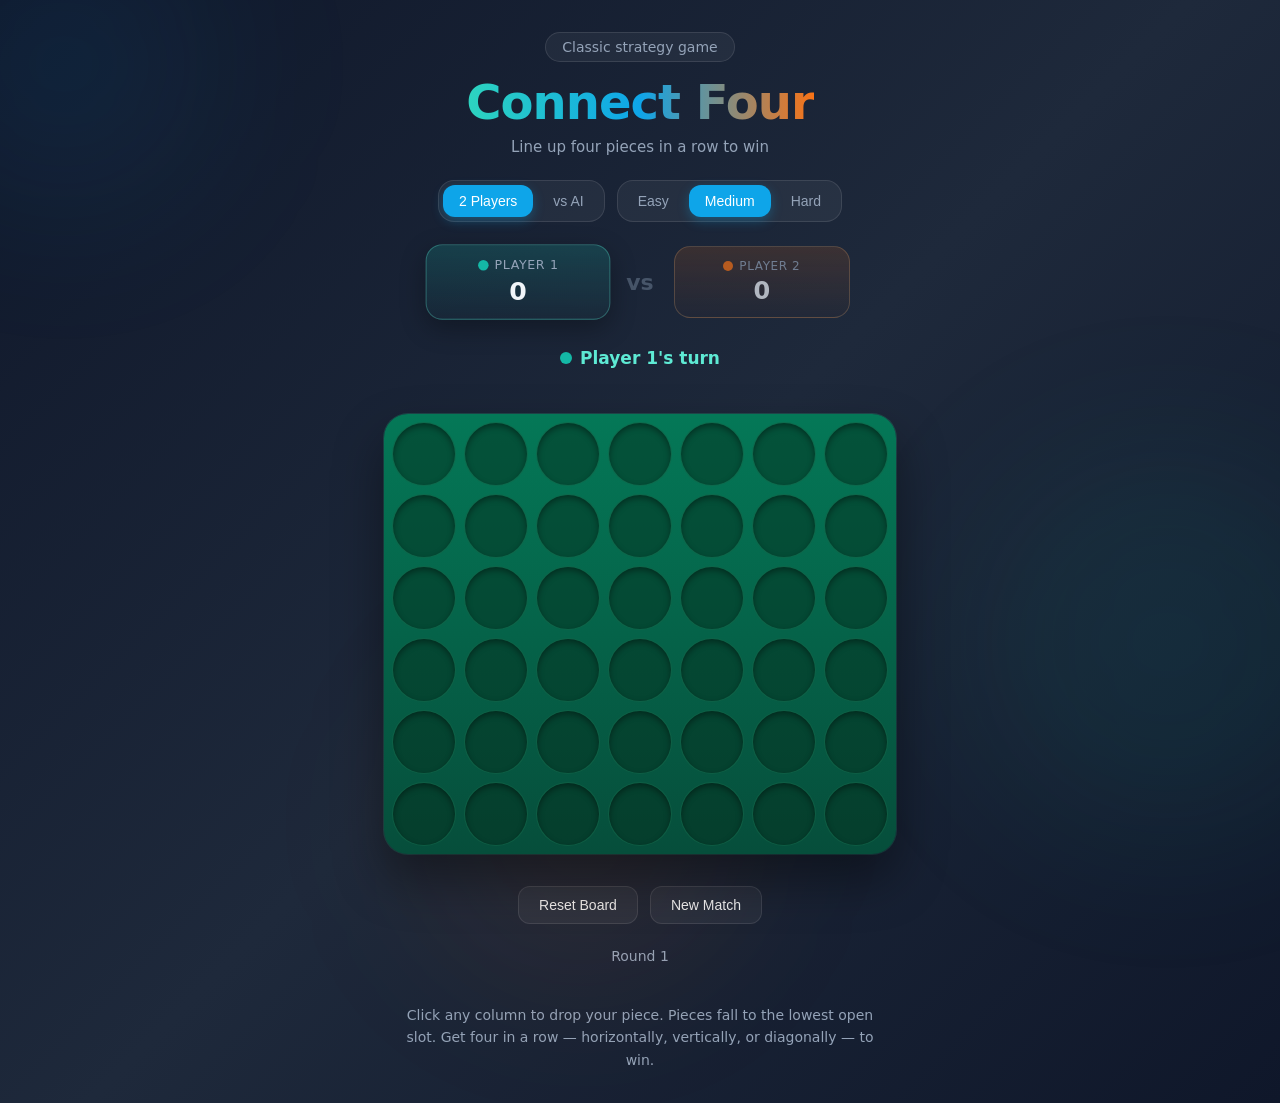
<file: Connect4 Game/Index.html>
<!doctype html>
 <html lang="en">
    <head>
    <meta charset="UTF-8" />
    <meta name="viewport" content="width=device-width, initial-scale=1.0" />
    <title>Connect Four</title>
    <meta name="description" content="Classic Connect Four game — play against a friend or the AI." />
    <link rel="stylesheet" href="style.css" />
    
      </head>
    <body>
    <div class="app">
      <div class="bg-accent bg-accent-1"></div>
      <div class="bg-accent bg-accent-2"></div>
      <div class="bg-accent bg-accent-3"></div>

      <header class="header">
        <span class="badge">Classic strategy game</span>
        <h1 class="title">Connect Four</h1>
        <p class="subtitle">Line up four pieces in a row to win</p>
      </header>

      <div class="controls">
        <div class="toggle-group" id="modeToggle">
          <button class="toggle-btn active" data-mode="pvp">2 Players</button>
          <button class="toggle-btn" data-mode="ai">vs AI</button>
        </div>
        <div class="toggle-group" id="difficultyToggle" hidden>
          <button class="toggle-btn" data-depth="2">Easy</button>
          <button class="toggle-btn active" data-depth="4">Medium</button>
          <button class="toggle-btn" data-depth="6">Hard</button>
        </div>
      </div>

      <div class="scoreboard">
        <div class="score-card score-card-p1" id="scoreCard1">
          <div class="score-label">
            <span class="score-dot dot-p1"></span>
            <span id="label1">Player 1</span>
          </div>
          <span class="score-value" id="score1">0</span>
        </div>
        <span class="vs">vs</span>
        <div class="score-card score-card-p2" id="scoreCard2">
          <div class="score-label">
            <span class="score-dot dot-p2"></span>
            <span id="label2">Player 2</span>
          </div>
          <span class="score-value" id="score2">0</span>
        </div>
      </div>

      <div class="status-bar">
        <span class="status-dot" id="statusDot"></span>
        <span class="status-text" id="statusText">Player 1's turn</span>
      </div>

      <div class="board-wrapper">
        <div class="column-indicators" id="columnIndicators"></div>
        <div class="board" id="board"></div>
      </div>

      <div class="actions">
        <button class="btn btn-secondary" id="resetBtn">Reset Board</button>
        <button class="btn btn-primary" id="nextRoundBtn" hidden>Next Round</button>
        <button class="btn btn-secondary" id="newMatchBtn">New Match</button>
      </div>

      <div class="info-row">
        <span id="roundInfo">Round 1</span>
        <span id="drawInfo" hidden>Draws: 0</span>
      </div>

      <p class="how-to-play">
        Click any column to drop your piece. Pieces fall to the lowest open slot.
        Get four in a row — horizontally, vertically, or diagonally — to win.
      </p>
    </div>

    <script src="main.js"></script>
  </body>
</html>
</file>
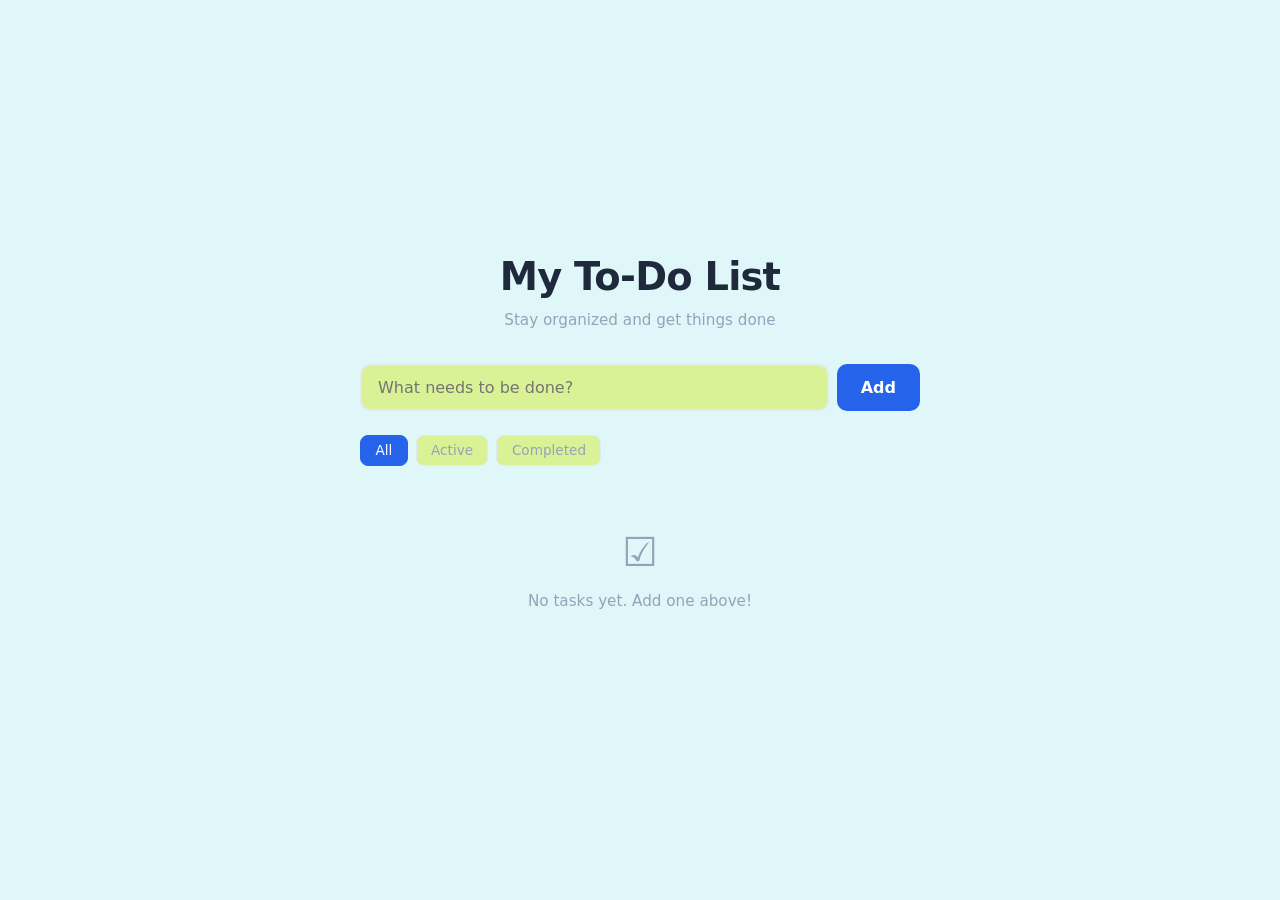
<file: To -do list/Index.html>
<!doctype html>
<html lang="en">
  <head>
    <meta charset="UTF-8" />
    <meta name="viewport" content="width=device-width, initial-scale=1.0" />
    <title>To-Do List</title>
    <link rel="stylesheet" href="styles.css" />
    <meta property="og:image" content="https://bolt.new/static/og_default.png">
    <meta name="twitter:card" content="summary_large_image">
    <meta name="twitter:image" content="https://bolt.new/static/og_default.png">
</head>
  <body>
    <div id="app">
      <header class="app-header">
        <h1>My To-Do List</h1>
        <p>Stay organized and get things done</p>
      </header>

      <form class="todo-form" id="todo-form">
        <input
          type="text"
          class="todo-input"
          id="todo-input"
          placeholder="What needs to be done?"
          autocomplete="off"
        />
        <button type="submit" class="todo-add-btn">Add</button>
      </form>

      <div class="todo-filters">
        <button class="filter-btn active" data-filter="all">All</button>
        <button class="filter-btn" data-filter="active">Active</button>
        <button class="filter-btn" data-filter="completed">Completed</button>
      </div>

      <ul class="todo-list" id="todo-list"></ul>

      <div class="todo-stats" id="todo-stats" style="display:none">
        <span id="remaining-count"></span>
        <button class="clear-completed" id="clear-completed" disabled>Clear completed</button>
      </div>
    </div>

    <script type="module" src="script.js"></script>
  </body>
</html>
</file>
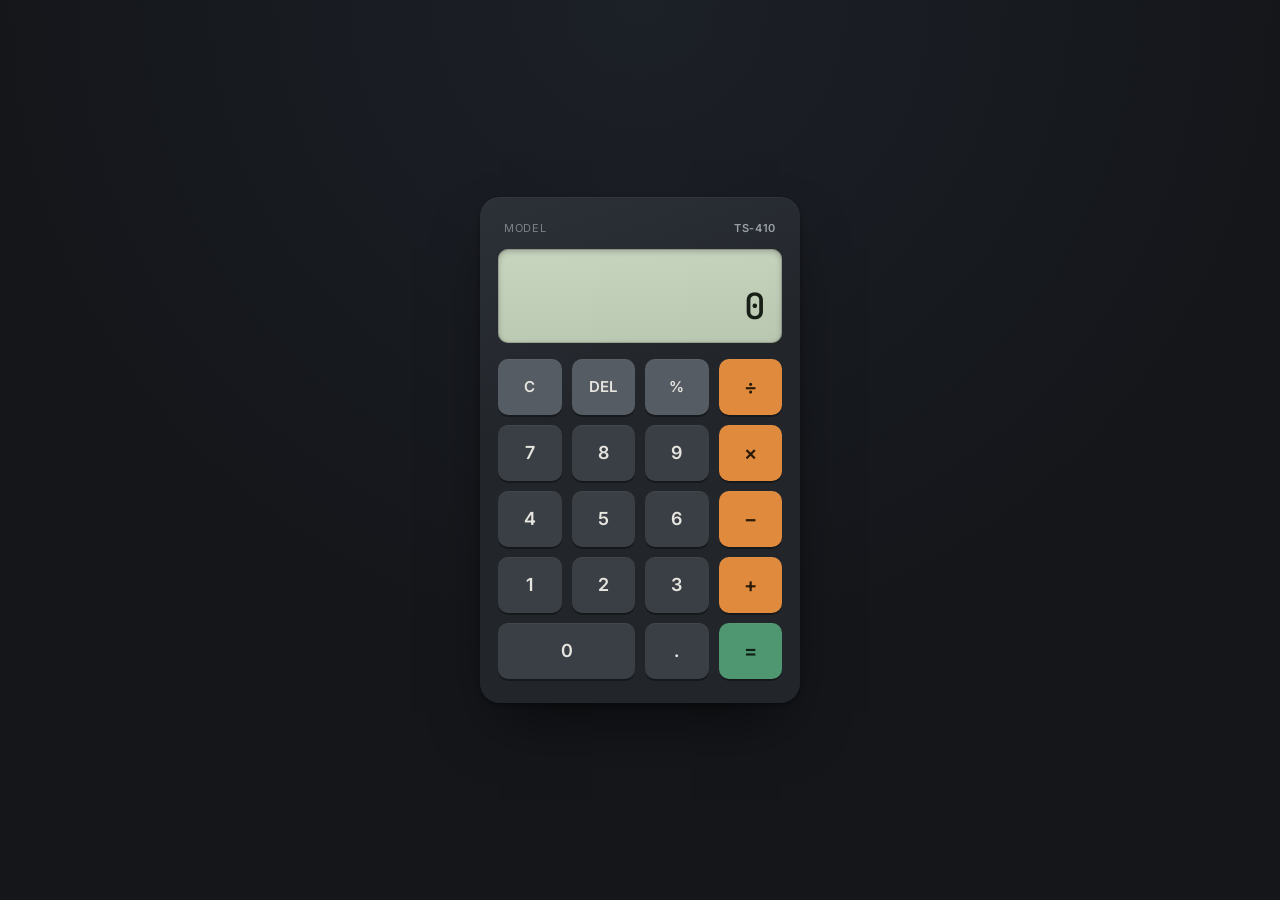
<file: calculator/Calc.html>
<!DOCTYPE html>
<html lang="en">
<head>
<meta charset="UTF-8">
<meta name="viewport" content="width=device-width, initial-scale=1.0">
<title>Calculator</title>
<link rel="preconnect" href="https://fonts.googleapis.com">
<link href="https://fonts.googleapis.com/css2?family=JetBrains+Mono:wght@400;500;700&family=Inter:wght@500;600;700&display=swap" rel="stylesheet">
<link rel="stylesheet" href="Calc.css">
</head>
<body>

  <div class="calculator">
    <div class="brand"><span>MODEL</span><span class="model">TS-410</span></div>

    <div class="display" aria-live="polite">
      <div class="expression" id="expression"></div>
      <div class="result" id="result">0</div>
    </div>

    <div class="buttons">
      <button class="btn function" data-action="clear">C</button>
      <button class="btn function" data-action="delete">DEL</button>
      <button class="btn function" data-action="percent">%</button>
      <button class="btn operator" data-value="/">÷</button>

      <button class="btn" data-value="7">7</button>
      <button class="btn" data-value="8">8</button>
      <button class="btn" data-value="9">9</button>
      <button class="btn operator" data-value="*">×</button>

      <button class="btn" data-value="4">4</button>
      <button class="btn" data-value="5">5</button>
      <button class="btn" data-value="6">6</button>
      <button class="btn operator" data-value="-">−</button>

      <button class="btn" data-value="1">1</button>
      <button class="btn" data-value="2">2</button>
      <button class="btn" data-value="3">3</button>
      <button class="btn operator" data-value="+">+</button>

      <button class="btn zero" data-value="0">0</button>
      <button class="btn" data-value=".">.</button>
      <button class="btn equal" data-action="equals">=</button>
    </div>
  </div>

  <script src="Calc.js"></script>
</body>
</html>
</file>
<file: Connect4 Game/style.css>
/* ===== Reset & base ===== */
*,
*::before,
*::after {
  margin: 0;
  padding: 0;
  box-sizing: border-box;
}

:root {
  /* Color palette — teal & orange on emerald */
  --bg-1: #0f172a;
  --bg-2: #1e293b;
  --bg-3: #0f172a;
  --board-top: #047857;
  --board-bottom: #064e3b;
  --board-ring: #34d399;
  --slot-bg: rgba(4, 47, 31, 0.5);
  --slot-ring: rgba(52, 211, 153, 0.2);

  --p1-light: #5eead4;
  --p1-dark: #14b8a6;
  --p1-glow: rgba(45, 212, 191, 0.6);

  --p2-light: #fdba74;
  --p2-dark: #f97316;
  --p2-glow: rgba(249, 115, 22, 0.6);

  --text: #f1f5f9;
  --text-muted: #94a3b8;
  --accent: #0ea5e9;

  --surface: rgba(255, 255, 255, 0.05);
  --surface-hover: rgba(255, 255, 255, 0.1);
  --border: rgba(255, 255, 255, 0.1);
  --border-hover: rgba(255, 255, 255, 0.2);
}

body {
  font-family: 'Segoe UI', system-ui, -apple-system, sans-serif;
  background: linear-gradient(135deg, var(--bg-1), var(--bg-2), var(--bg-3));
  color: var(--text);
  min-height: 100vh;
  overflow-x: hidden;
}

/* ===== Background accents ===== */
.bg-accent {
  position: fixed;
  border-radius: 50%;
  filter: blur(80px);
  pointer-events: none;
  z-index: 0;
}
.bg-accent-1 {
  top: -80px;
  left: -80px;
  width: 288px;
  height: 288px;
  background: rgba(14, 165, 233, 0.08);
}
.bg-accent-2 {
  top: 50%;
  right: -80px;
  width: 384px;
  height: 384px;
  background: rgba(20, 184, 166, 0.08);
}
.bg-accent-3 {
  bottom: -80px;
  left: 33%;
  width: 320px;
  height: 320px;
  background: rgba(249, 115, 22, 0.08);
}

/* ===== Layout ===== */
.app {
  position: relative;
  z-index: 1;
  min-height: 100vh;
  display: flex;
  flex-direction: column;
  align-items: center;
  gap: 24px;
  padding: 32px 16px;
}

/* ===== Header ===== */
.header {
  text-align: center;
}
.badge {
  display: inline-flex;
  align-items: center;
  gap: 8px;
  padding: 6px 16px;
  border-radius: 999px;
  background: var(--surface);
  border: 1px solid var(--border);
  font-size: 14px;
  color: var(--text-muted);
  margin-bottom: 12px;
}
.title {
  font-size: 48px;
  font-weight: 800;
  letter-spacing: -0.02em;
  background: linear-gradient(90deg, #2dd4bf, #0ea5e9, #f97316);
  -webkit-background-clip: text;
  -webkit-text-fill-color: transparent;
  background-clip: text;
}
.subtitle {
  color: var(--text-muted);
  margin-top: 8px;
  font-size: 15px;
}

/* ===== Controls ===== */
.controls {
  display: flex;
  flex-wrap: wrap;
  align-items: center;
  justify-content: center;
  gap: 12px;
}
.toggle-group {
  display: flex;
  gap: 4px;
  padding: 4px;
  border-radius: 16px;
  background: var(--surface);
  border: 1px solid var(--border);
}
.toggle-btn {
  padding: 8px 16px;
  border: none;
  border-radius: 12px;
  font-size: 14px;
  font-weight: 500;
  color: var(--text-muted);
  background: transparent;
  cursor: pointer;
  transition: all 0.2s ease;
}
.toggle-btn:hover {
  color: var(--text);
  background: var(--surface-hover);
}
.toggle-btn.active {
  background: var(--accent);
  color: white;
  box-shadow: 0 4px 12px rgba(14, 165, 233, 0.3);
}

/* ===== Scoreboard ===== */
.scoreboard {
  display: flex;
  align-items: stretch;
  gap: 12px;
  width: 100%;
  max-width: 420px;
}
.score-card {
  flex: 1;
  display: flex;
  flex-direction: column;
  align-items: center;
  gap: 4px;
  padding: 12px 16px;
  border-radius: 16px;
  border: 1px solid;
  transition: all 0.25s ease;
  opacity: 0.7;
}
.score-card.active {
  transform: scale(1.05);
  box-shadow: 0 8px 24px rgba(0, 0, 0, 0.3);
  opacity: 1;
}
.score-card-p1 {
  background: linear-gradient(180deg, rgba(20, 184, 166, 0.2), rgba(20, 184, 166, 0.03));
  border-color: rgba(94, 234, 212, 0.3);
}
.score-card-p2 {
  background: linear-gradient(180deg, rgba(249, 115, 22, 0.2), rgba(249, 115, 22, 0.03));
  border-color: rgba(253, 186, 116, 0.3);
}
.score-label {
  display: flex;
  align-items: center;
  gap: 6px;
  font-size: 12px;
  font-weight: 500;
  color: var(--text-muted);
  text-transform: uppercase;
  letter-spacing: 0.05em;
}
.score-dot {
  width: 10px;
  height: 10px;
  border-radius: 50%;
}
.dot-p1 {
  background: var(--p1-dark);
}
.dot-p2 {
  background: var(--p2-dark);
}
.score-value {
  font-size: 24px;
  font-weight: 700;
  font-variant-numeric: tabular-nums;
}
.vs {
  font-size: 22px;
  font-weight: 700;
  color: #475569;
  display: flex;
  align-items: center;
  padding: 0 8px;
}

/* ===== Status bar ===== */
.status-bar {
  display: flex;
  align-items: center;
  gap: 8px;
  height: 32px;
}
.status-dot {
  width: 12px;
  height: 12px;
  border-radius: 50%;
  background: #475569;
  transition: background 0.25s ease;
}
.status-dot.active-p1 {
  background: var(--p1-dark);
  animation: pulse 1.5s infinite;
}
.status-dot.active-p2 {
  background: var(--p2-dark);
  animation: pulse 1.5s infinite;
}
.status-text {
  font-size: 17px;
  font-weight: 600;
}
.status-text.p1 {
  color: var(--p1-light);
}
.status-text.p2 {
  color: var(--p2-light);
}

/* ===== Board ===== */
.board-wrapper {
  display: inline-block;
  position: relative;
}
.column-indicators {
  display: flex;
  gap: 8px;
  padding: 0 8px;
  margin-bottom: 8px;
}
.col-indicator {
  flex: 1;
  height: 8px;
  border-radius: 999px;
  background: transparent;
  transition: background 0.2s ease;
}
.col-indicator.preview-p1 {
  background: var(--p1-dark);
}
.col-indicator.preview-p2 {
  background: var(--p2-dark);
}
.board {
  display: flex;
  gap: 8px;
  padding: 8px;
  border-radius: 24px;
  background: linear-gradient(180deg, var(--board-top), var(--board-bottom));
  box-shadow: 0 25px 50px rgba(0, 0, 0, 0.4), 0 0 0 1px rgba(52, 211, 153, 0.2);
}
.column {
  display: flex;
  flex-direction: column;
  gap: 8px;
  border: none;
  background: transparent;
  cursor: pointer;
  padding: 0;
}
.column:disabled {
  cursor: default;
}
.cell {
  position: relative;
  width: 44px;
  height: 44px;
  border-radius: 50%;
  background: var(--slot-bg);
  border: 1px solid var(--slot-ring);
  overflow: hidden;
}
@media (min-width: 640px) {
  .cell {
    width: 56px;
    height: 56px;
  }
}
@media (min-width: 768px) {
  .cell {
    width: 64px;
    height: 64px;
  }
}
.cell::before {
  content: '';
  position: absolute;
  inset: 0;
  border-radius: 50%;
  box-shadow: inset 0 3px 6px rgba(0, 0, 0, 0.4);
}
.piece {
  position: absolute;
  inset: 0;
  border-radius: 50%;
  animation: dropIn 0.4s cubic-bezier(0.34, 1.56, 0.64, 1) backwards;
}
.piece::after {
  content: '';
  position: absolute;
  inset: 20%;
  border-radius: 50%;
  background: linear-gradient(135deg, rgba(255, 255, 255, 0.25), transparent);
}
.piece-p1 {
  background: linear-gradient(135deg, var(--p1-light), var(--p1-dark));
  box-shadow: 0 0 12px var(--p1-glow);
}
.piece-p2 {
  background: linear-gradient(135deg, var(--p2-light), var(--p2-dark));
  box-shadow: 0 0 12px var(--p2-glow);
}
.piece.winning {
  border: 4px solid rgba(255, 255, 255, 0.8);
  animation: dropIn 0.4s cubic-bezier(0.34, 1.56, 0.64, 1) backwards, winPulse 1s infinite;
}
.preview {
  position: absolute;
  inset: 0;
  border-radius: 50%;
  opacity: 0.4;
}
.preview::after {
  content: '';
  position: absolute;
  inset: 20%;
  border-radius: 50%;
  background: linear-gradient(135deg, rgba(255, 255, 255, 0.2), transparent);
}
.preview-p1 {
  background: linear-gradient(135deg, var(--p1-light), var(--p1-dark));
}
.preview-p2 {
  background: linear-gradient(135deg, var(--p2-light), var(--p2-dark));
}

/* ===== Action buttons ===== */
.actions {
  display: flex;
  flex-wrap: wrap;
  align-items: center;
  justify-content: center;
  gap: 12px;
  margin-top: 8px;
}
.btn {
  display: inline-flex;
  align-items: center;
  gap: 8px;
  padding: 10px 20px;
  border: none;
  border-radius: 12px;
  font-size: 14px;
  font-weight: 500;
  cursor: pointer;
  transition: all 0.2s ease;
}
.btn-secondary {
  background: var(--surface);
  border: 1px solid var(--border);
  color: var(--text);
}
.btn-secondary:hover {
  background: var(--surface-hover);
  border-color: var(--border-hover);
}
.btn-primary {
  background: linear-gradient(90deg, #0ea5e9, #0284c7);
  color: white;
  font-weight: 600;
  box-shadow: 0 4px 16px rgba(14, 165, 233, 0.3);
}
.btn-primary:hover {
  background: linear-gradient(90deg, #38bdf8, #0ea5e9);
}
.btn-primary[hidden] {
  display: none;
}

/* ===== Info row ===== */
.info-row {
  display: flex;
  align-items: center;
  gap: 16px;
  font-size: 14px;
  color: var(--text-muted);
}
.info-row span[hidden] {
  display: none;
}

/* ===== How to play ===== */
.how-to-play {
  max-width: 500px;
  text-align: center;
  font-size: 14px;
  color: var(--text-muted);
  line-height: 1.6;
  margin-top: 16px;
}

/* ===== Animations ===== */
@keyframes dropIn {
  0% {
    transform: translateY(-400px);
    opacity: 0;
  }
  70% {
    transform: translateY(0);
    opacity: 1;
  }
  85% {
    transform: translateY(-8px);
  }
  100% {
    transform: translateY(0);
  }
}
@keyframes pulse {
  0%,
  100% {
    opacity: 1;
  }
  50% {
    opacity: 0.5;
  }
}
@keyframes winPulse {
  0%,
  100% {
    box-shadow: 0 0 12px currentColor, 0 0 0 4px rgba(255, 255, 255, 0.8);
  }
  50% {
    box-shadow: 0 0 24px currentColor, 0 0 0 4px rgba(255, 255, 255, 0.5);
  }
}
@keyframes fadeInUp {
  from {
    opacity: 0;
    transform: translateY(20px);
  }
  to {
    opacity: 1;
    transform: translateY(0);
  }
}
.btn-primary:not([hidden]) {
  animation: fadeInUp 0.3s ease-out;
}
</file>
<file: To -do list/styles.css>
:root {
  font-family: Inter, system-ui, Avenir, Helvetica, Arial, sans-serif;
  line-height: 1.5;
  font-weight: 400;

  --bg: #e0f7fa;
  --surface: #d9f296;
  --primary: #2563eb;
  --primary-hover: #057cb3;
  --text: #1e293b;
  --text-muted: #94a3b8;
  --border: #e2e8f0;
  --danger: #ef4444;

  color-scheme: light;
  color: var(--text);
  background-color: var(--bg);

  font-synthesis: none;
  text-rendering: optimizeLegibility;
  -webkit-font-smoothing: antialiased;
  -moz-osx-font-smoothing: grayscale;
}

* {
  margin: 0;
  padding: 0;
  box-sizing: border-box;
}

body {
  min-height: 100vh;
  padding: 3rem 1rem;
  display: flex;
  justify-content: center;
  align-items: center;
}

#app {
  width: 100%;
  max-width: 560px;
}

.app-header {
  text-align: center;
  margin-bottom: 2rem;
}

.app-header h1 {
  font-size: 2.4rem;
  font-weight: 700;
  letter-spacing: -0.02em;
  margin-bottom: 0.25rem;
}

.app-header p {
  color: var(--text-muted);
  font-size: 0.95rem;
}

/* Input form */
.todo-form {
  display: flex;
  gap: 0.5rem;
  margin-bottom: 1.5rem;
}

.todo-input {
  flex: 1;
  padding: 0.75rem 1rem;
  font-size: 1rem;
  font-family: inherit;
  border: 2px solid var(--border);
  border-radius: 10px;
  background: var(--surface);
  color: var(--text);
  transition: border-color 0.2s;
}

.todo-input:focus {
  outline: none;
  border-color: var(--primary);
}

.todo-add-btn {
  padding: 0.75rem 1.5rem;
  font-size: 1rem;
  font-weight: 600;
  font-family: inherit;
  border: none;
  border-radius: 10px;
  background: var(--primary);
  color: #fff;
  cursor: pointer;
  transition: background 0.2s;
  white-space: nowrap;
}

.todo-add-btn:hover {
  background: var(--primary-hover);
}

/* Filters */
.todo-filters {
  display: flex;
  gap: 0.5rem;
  margin-bottom: 1rem;
}

.filter-btn {
  padding: 0.4rem 0.9rem;
  font-size: 0.85rem;
  font-weight: 500;
  font-family: inherit;
  border: 1px solid var(--border);
  border-radius: 8px;
  background: var(--surface);
  color: var(--text-muted);
  cursor: pointer;
  transition: all 0.2s;
}

.filter-btn:hover {
  border-color: var(--primary);
  color: var(--primary);
}

.filter-btn.active {
  background: var(--primary);
  border-color: var(--primary);
  color: #fff;
}

/* List */
.todo-list {
  list-style: none;
  display: flex;
  flex-direction: column;
  gap: 0.5rem;
}

.todo-item {
  display: flex;
  align-items: center;
  gap: 0.75rem;
  padding: 0.85rem 1rem;
  background: var(--surface);
  border: 1px solid var(--border);
  border-radius: 10px;
  transition: border-color 0.2s;
  animation: slideIn 0.25s ease;
}

@keyframes slideIn {
  from { opacity: 0; transform: translateY(-6px); }
  to   { opacity: 1; transform: translateY(0); }
}

.todo-item:hover {
  border-color: var(--primary);
}

.todo-checkbox {
  width: 22px;
  height: 22px;
  flex-shrink: 0;
  cursor: pointer;
  accent-color: var(--primary);
}

.todo-text {
  flex: 1;
  font-size: 1rem;
  word-break: break-word;
  transition: color 0.2s;
}

.todo-item.completed .todo-text {
  text-decoration: line-through;
  color: var(--text-muted);
}

.todo-delete {
  flex-shrink: 0;
  width: 32px;
  height: 32px;
  font-size: 1.2rem;
  line-height: 1;
  border: none;
  border-radius: 8px;
  background: transparent;
  color: var(--text-muted);
  cursor: pointer;
  transition: background 0.2s, color 0.2s;
}

.todo-delete:hover {
  background: #fee2e2;
  color: var(--danger);
}

/* Empty state */
.todo-empty {
  text-align: center;
  padding: 2.5rem 1rem;
  color: var(--text-muted);
  font-size: 0.95rem;
  list-style: none;
}

.todo-empty .icon {
  display: block;
  font-size: 2.5rem;
  margin-bottom: 0.5rem;
}

/* Stats bar */
.todo-stats {
  display: flex;
  justify-content: space-between;
  align-items: center;
  margin-top: 1.25rem;
  font-size: 0.85rem;
  color: var(--text-muted);
}

.clear-completed {
  font-size: 0.85rem;
  font-family: inherit;
  border: none;
  background: transparent;
  color: var(--text-muted);
  cursor: pointer;
  text-decoration: underline;
  transition: color 0.2s;
}

.clear-completed:hover {
  color: var(--danger);
}

.clear-completed:disabled {
  opacity: 0.4;
  cursor: not-allowed;
  text-decoration: none;
}

@media (max-width: 480px) {
  body {
    padding: 1.5rem 0.75rem;
  }

  .app-header h1 {
    font-size: 1.8rem;
  }

  .todo-add-btn {
    padding: 0.75rem 1rem;
  }
}
</file>
<file: calculator/Calc.css>
:root {
  --body-bg: #14161a;
  --case: #22262b;
  --case-edge: #2c3138;
  --lcd-bg: #c8d6c0;
  --lcd-bg-dim: #b9c7b1;
  --lcd-ink: #171f16;
  --lcd-ink-soft: #4a5645;
  --key-num: #3a3f45;
  --key-num-hi: #454b52;
  --key-fn: #565c63;
  --key-fn-hi: #63696f;
  --key-op: #e08a3e;
  --key-op-hi: #ea9a52;
  --key-eq: #4f9770;
  --key-eq-hi: #5aa87e;
  --text-light: #e7e5e0;
}

* { box-sizing: border-box; }

body {
  margin: 0;
  min-height: 100vh;
  display: flex;
  align-items: center;
  justify-content: center;
  background: var(--body-bg);
  background-image:
    radial-gradient(circle at 50% 0%, #1c2027 0%, #14161a 60%);
  font-family: 'Inter', sans-serif;
  padding: 24px;
}

.calculator {
  width: 320px;
  background: linear-gradient(160deg, var(--case-edge), var(--case) 40%);
  border-radius: 20px;
  padding: 22px 18px 24px;
  box-shadow:
    0 1px 0 rgba(255,255,255,0.04) inset,
    0 30px 60px -20px rgba(0,0,0,0.6),
    0 2px 4px rgba(0,0,0,0.3);
}

.brand {
  display: flex;
  justify-content: space-between;
  align-items: baseline;
  padding: 2px 6px 14px;
  color: #7a8189;
  font-size: 11px;
  letter-spacing: 0.06em;
}

.brand .model {
  color: #9aa0a6;
  font-weight: 600;
}

.display {
  background: linear-gradient(175deg, var(--lcd-bg), var(--lcd-bg-dim));
  border-radius: 10px;
  padding: 18px 16px 14px;
  margin-bottom: 16px;
  box-shadow:
    inset 0 2px 6px rgba(0,0,0,0.25),
    inset 0 0 0 1px rgba(0,0,0,0.15);
  min-height: 84px;
  display: flex;
  flex-direction: column;
  justify-content: flex-end;
  overflow: hidden;
}

.expression {
  font-family: 'JetBrains Mono', monospace;
  font-size: 14px;
  color: var(--lcd-ink-soft);
  min-height: 18px;
  text-align: right;
  white-space: nowrap;
  overflow-x: auto;
  scrollbar-width: none;
}
.expression::-webkit-scrollbar { display: none; }

.result {
  font-family: 'JetBrains Mono', monospace;
  font-weight: 500;
  font-size: 36px;
  color: var(--lcd-ink);
  text-align: right;
  white-space: nowrap;
  overflow-x: auto;
  scrollbar-width: none;
  line-height: 1.2;
}
.result::-webkit-scrollbar { display: none; }

.result.error {
  font-size: 20px;
  color: #7a3b2e;
}

.buttons {
  display: grid;
  grid-template-columns: repeat(4, 1fr);
  gap: 10px;
}

.btn {
  border: none;
  border-radius: 10px;
  height: 56px;
  font-family: 'Inter', sans-serif;
  font-size: 18px;
  font-weight: 600;
  color: var(--text-light);
  background: var(--key-num);
  box-shadow:
    0 2px 0 rgba(0,0,0,0.35),
    0 1px 0 rgba(255,255,255,0.04) inset;
  cursor: pointer;
  transition: transform 0.05s ease, box-shadow 0.05s ease, background 0.1s ease;
}

.btn:hover { background: var(--key-num-hi); }

.btn:active,
.btn.pressed {
  transform: translateY(2px);
  box-shadow: 0 0px 0 rgba(0,0,0,0.35);
}

.btn.function { background: var(--key-fn); font-size: 15px; }
.btn.function:hover { background: var(--key-fn-hi); }

.btn.operator { background: var(--key-op); color: #2a1a05; font-size: 20px; }
.btn.operator:hover { background: var(--key-op-hi); }

.btn.equal { background: var(--key-eq); color: #0e2117; font-size: 20px; }
.btn.equal:hover { background: var(--key-eq-hi); }

.btn.zero { grid-column: span 2; }

.btn:focus-visible {
  outline: 2px solid #e7e5e0;
  outline-offset: 2px;
}

@media (prefers-reduced-motion: reduce) {
  .btn { transition: none; }
}

@media (max-width: 360px) {
  .calculator { width: 100%; }
}
</file>
